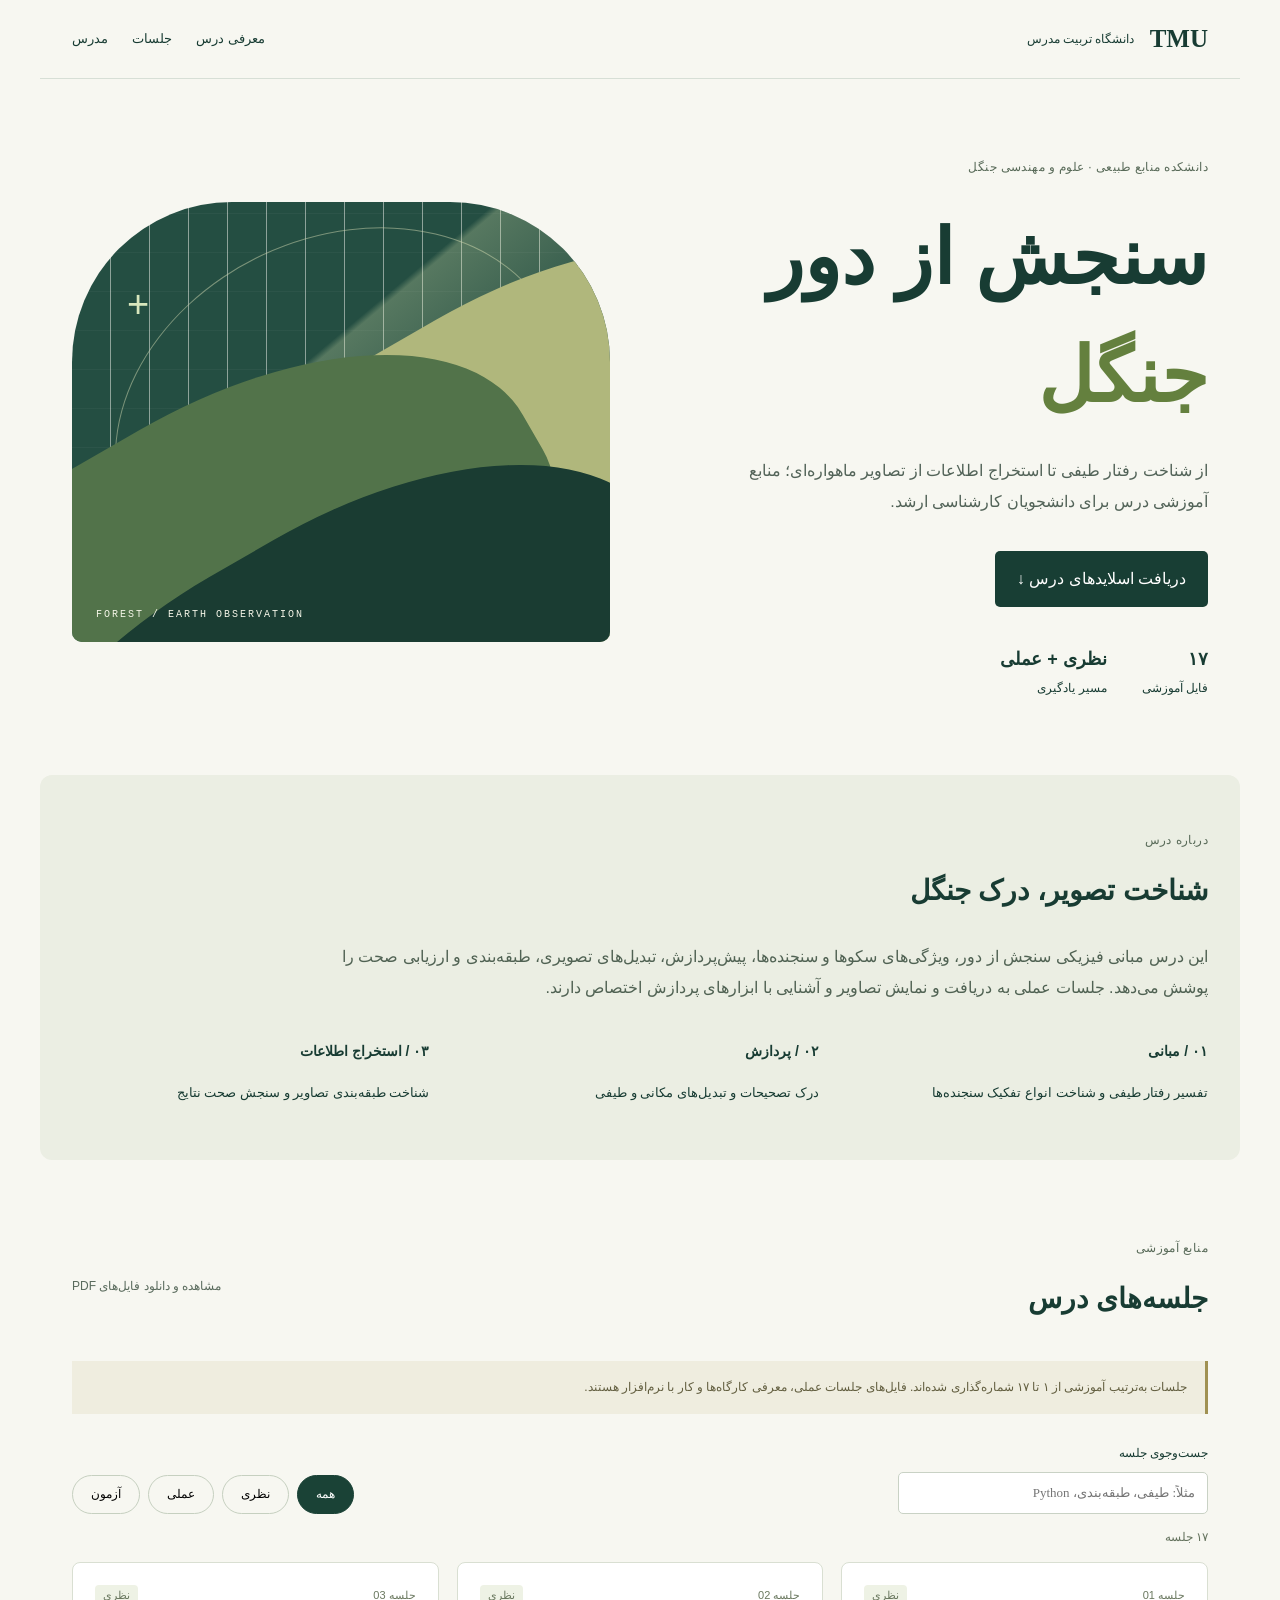
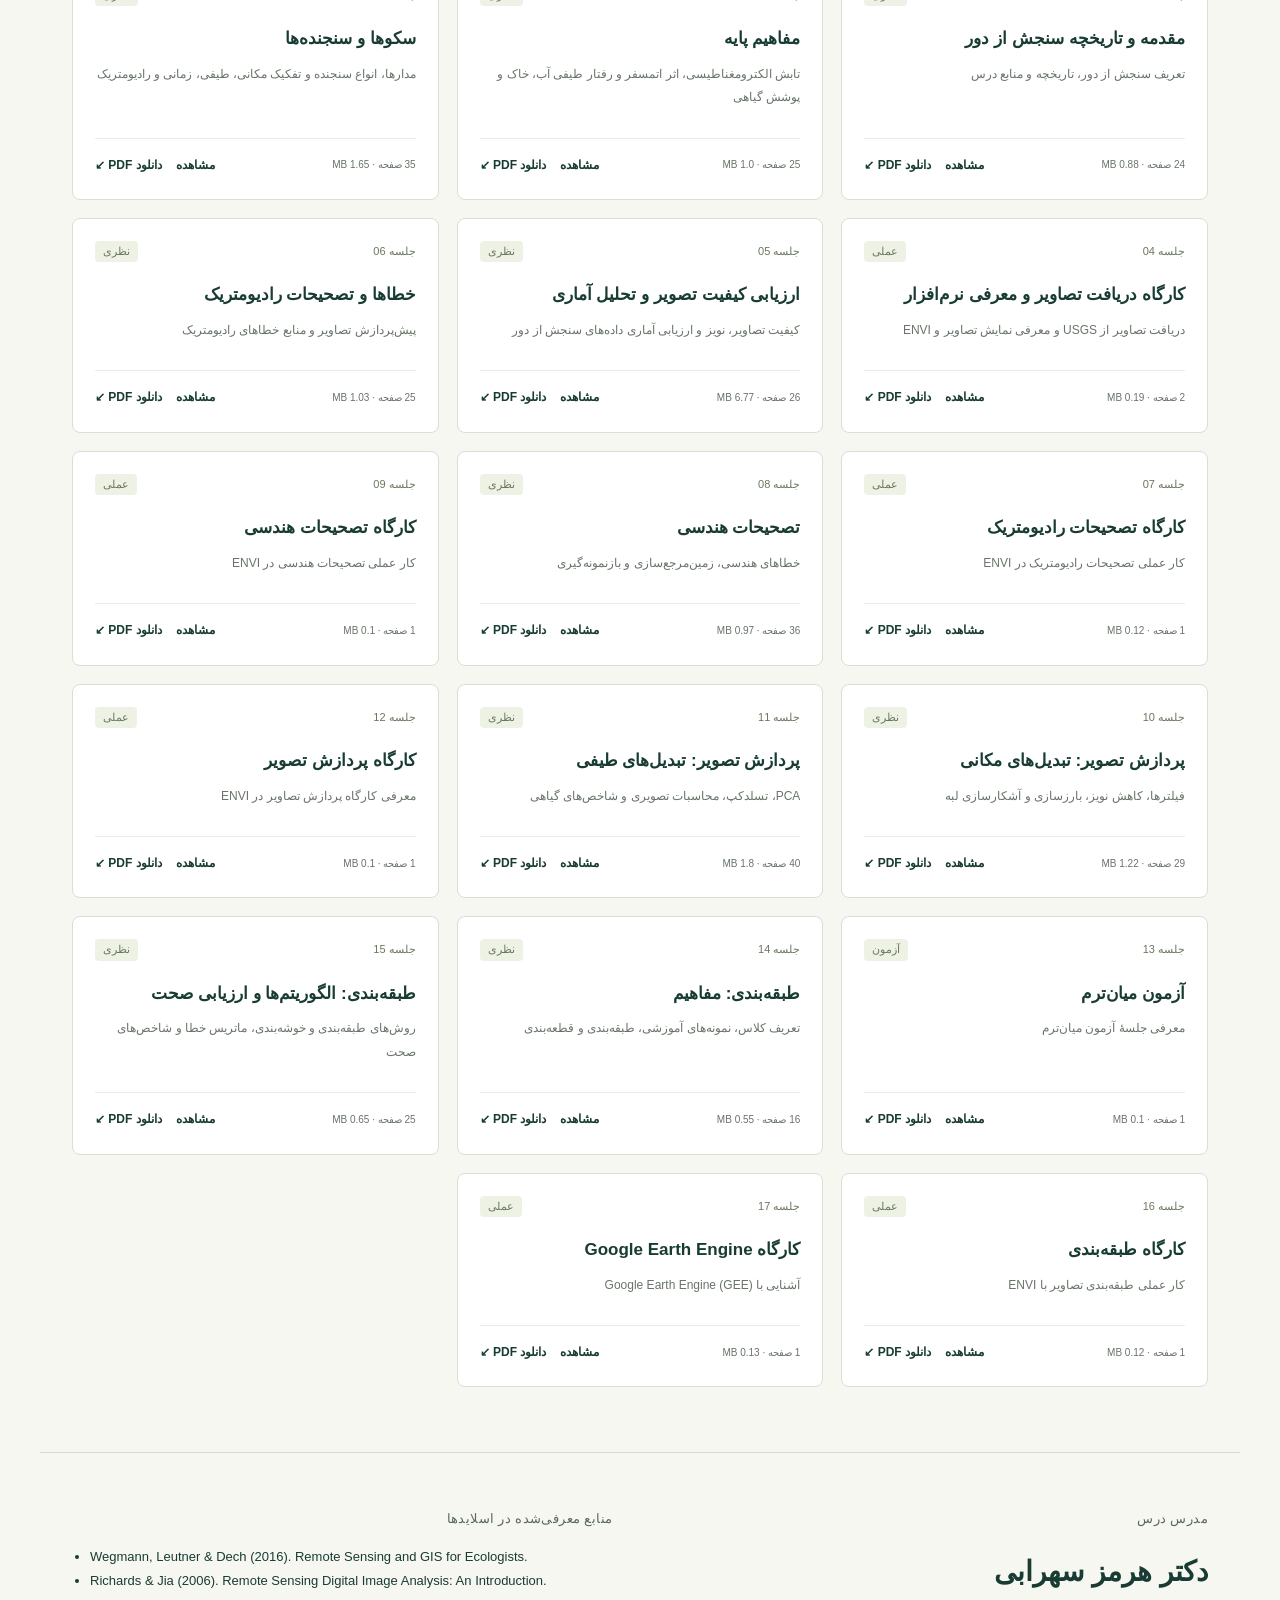
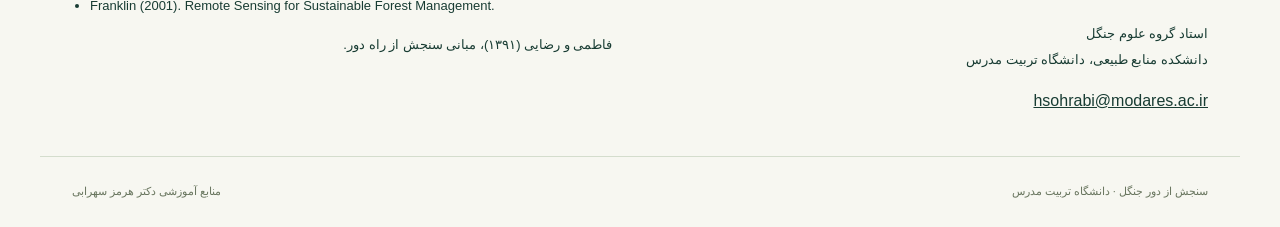
<file: index.html>
<!doctype html>
<html lang="fa" dir="rtl"><head><meta charset="utf-8"><meta name="viewport" content="width=device-width,initial-scale=1"><meta name="description" content="منابع درس سنجش از دور جنگل، کارشناسی ارشد علوم و مهندسی جنگل، دانشگاه تربیت مدرس؛ دکتر هرمز سهرابی"><meta name="theme-color" content="#153e35"><title>سنجش از دور جنگل | دکتر هرمز سهرابی</title><link rel="stylesheet" href="assets/style.css"><script src="assets/app.js" defer></script></head><body><a class="skip" href="#sessions">رفتن به جلسات</a><header><a class="brand" href="#">TMU <span>دانشگاه تربیت مدرس</span></a><nav aria-label="ناوبری اصلی"><a href="#about">معرفی درس</a><a href="#sessions">جلسات</a><a href="#instructor">مدرس</a></nav></header><main><section class="hero"><div class="hero-copy"><p class="eyebrow">دانشکده منابع طبیعی · علوم و مهندسی جنگل</p><h1>سنجش از دور<br><em>جنگل</em></h1><p class="lead">از شناخت رفتار طیفی تا استخراج اطلاعات از تصاویر ماهواره‌ای؛ منابع آموزشی درس برای دانشجویان کارشناسی ارشد.</p><a class="button" href="#sessions">دریافت اسلایدهای درس ↓</a><div class="stats"><span><b>۱۷</b> فایل آموزشی</span><span><b>نظری + عملی</b> مسیر یادگیری</span></div></div><div class="visual" aria-hidden="true"><div class="orbit"></div><div class="scan"></div><div class="terrain t1"></div><div class="terrain t2"></div><div class="terrain t3"></div><span class="visual-label">FOREST / EARTH OBSERVATION</span><span class="cross">+</span></div></section><section id="about" class="intro"><p class="eyebrow">درباره درس</p><h2>شناخت تصویر، درک جنگل</h2><p>این درس مبانی فیزیکی سنجش از دور، ویژگی‌های سکوها و سنجنده‌ها، پیش‌پردازش، تبدیل‌های تصویری، طبقه‌بندی و ارزیابی صحت را پوشش می‌دهد. جلسات عملی به دریافت و نمایش تصاویر و آشنایی با ابزارهای پردازش اختصاص دارند.</p><div class="outcomes"><div><b>۰۱ / مبانی</b><p>تفسیر رفتار طیفی و شناخت انواع تفکیک سنجنده‌ها</p></div><div><b>۰۲ / پردازش</b><p>درک تصحیحات و تبدیل‌های مکانی و طیفی</p></div><div><b>۰۳ / استخراج اطلاعات</b><p>شناخت طبقه‌بندی تصاویر و سنجش صحت نتایج</p></div></div></section><section id="sessions"><div class="section-heading"><div><p class="eyebrow">منابع آموزشی</p><h2>جلسه‌های درس</h2></div><span>مشاهده و دانلود فایل‌های PDF</span></div><p class="notice">جلسات به‌ترتیب آموزشی از ۱ تا ۱۷ شماره‌گذاری شده‌اند. فایل‌های جلسات عملی، معرفی کارگاه‌ها و کار با نرم‌افزار هستند.</p><div class="tools" hidden><label for="search">جست‌وجوی جلسه<input id="search" type="search" placeholder="مثلاً: طیفی، طبقه‌بندی، Python"></label><div class="filters" role="group" aria-label="نوع جلسه"><button data-filter="all" aria-pressed="true">همه</button><button data-filter="نظری" aria-pressed="false">نظری</button><button data-filter="عملی" aria-pressed="false">عملی</button><button data-filter="آزمون" aria-pressed="false">آزمون</button></div></div><p id="result" class="result" aria-live="polite"></p><div class="grid"><article class="card" data-kind="نظری"><div class="meta"><span>جلسه 01</span><span class="tag">نظری</span></div><h3>مقدمه و تاریخچه سنجش از دور</h3><p>تعریف سنجش از دور، تاریخچه و منابع درس</p><div class="download"><small>24 صفحه · 0.88 MB</small><div class="file-actions"><a href="slides/session-01.pdf" target="_blank" rel="noopener" aria-label="مشاهده PDF جلسه 1">مشاهده</a><a href="slides/session-01.pdf" download="session-01.pdf" aria-label="دانلود PDF جلسه 1">دانلود PDF ↙</a></div></div></article><article class="card" data-kind="نظری"><div class="meta"><span>جلسه 02</span><span class="tag">نظری</span></div><h3>مفاهیم پایه</h3><p>تابش الکترومغناطیسی، اثر اتمسفر و رفتار طیفی آب، خاک و پوشش گیاهی</p><div class="download"><small>25 صفحه · 1.0 MB</small><div class="file-actions"><a href="slides/session-02.pdf" target="_blank" rel="noopener" aria-label="مشاهده PDF جلسه 2">مشاهده</a><a href="slides/session-02.pdf" download="session-02.pdf" aria-label="دانلود PDF جلسه 2">دانلود PDF ↙</a></div></div></article><article class="card" data-kind="نظری"><div class="meta"><span>جلسه 03</span><span class="tag">نظری</span></div><h3>سکوها و سنجنده‌ها</h3><p>مدارها، انواع سنجنده و تفکیک مکانی، طیفی، زمانی و رادیومتریک</p><div class="download"><small>35 صفحه · 1.65 MB</small><div class="file-actions"><a href="slides/session-03.pdf" target="_blank" rel="noopener" aria-label="مشاهده PDF جلسه 3">مشاهده</a><a href="slides/session-03.pdf" download="session-03.pdf" aria-label="دانلود PDF جلسه 3">دانلود PDF ↙</a></div></div></article><article class="card" data-kind="عملی"><div class="meta"><span>جلسه 04</span><span class="tag">عملی</span></div><h3>کارگاه دریافت تصاویر و معرفی نرم‌افزار</h3><p>دریافت تصاویر از USGS و معرفی نمایش تصاویر و ENVI</p><div class="download"><small>2 صفحه · 0.19 MB</small><div class="file-actions"><a href="slides/session-04.pdf" target="_blank" rel="noopener" aria-label="مشاهده PDF جلسه 4">مشاهده</a><a href="slides/session-04.pdf" download="session-04.pdf" aria-label="دانلود PDF جلسه 4">دانلود PDF ↙</a></div></div></article><article class="card" data-kind="نظری"><div class="meta"><span>جلسه 05</span><span class="tag">نظری</span></div><h3>ارزیابی کیفیت تصویر و تحلیل آماری</h3><p>کیفیت تصاویر، نویز و ارزیابی آماری داده‌های سنجش از دور</p><div class="download"><small>26 صفحه · 6.77 MB</small><div class="file-actions"><a href="slides/session-05.pdf" target="_blank" rel="noopener" aria-label="مشاهده PDF جلسه 5">مشاهده</a><a href="slides/session-05.pdf" download="session-05.pdf" aria-label="دانلود PDF جلسه 5">دانلود PDF ↙</a></div></div></article><article class="card" data-kind="نظری"><div class="meta"><span>جلسه 06</span><span class="tag">نظری</span></div><h3>خطاها و تصحیحات رادیومتریک</h3><p>پیش‌پردازش تصاویر و منابع خطاهای رادیومتریک</p><div class="download"><small>25 صفحه · 1.03 MB</small><div class="file-actions"><a href="slides/session-06.pdf" target="_blank" rel="noopener" aria-label="مشاهده PDF جلسه 6">مشاهده</a><a href="slides/session-06.pdf" download="session-06.pdf" aria-label="دانلود PDF جلسه 6">دانلود PDF ↙</a></div></div></article><article class="card" data-kind="عملی"><div class="meta"><span>جلسه 07</span><span class="tag">عملی</span></div><h3>کارگاه تصحیحات رادیومتریک</h3><p>کار عملی تصحیحات رادیومتریک در ENVI</p><div class="download"><small>1 صفحه · 0.12 MB</small><div class="file-actions"><a href="slides/session-07.pdf" target="_blank" rel="noopener" aria-label="مشاهده PDF جلسه 7">مشاهده</a><a href="slides/session-07.pdf" download="session-07.pdf" aria-label="دانلود PDF جلسه 7">دانلود PDF ↙</a></div></div></article><article class="card" data-kind="نظری"><div class="meta"><span>جلسه 08</span><span class="tag">نظری</span></div><h3>تصحیحات هندسی</h3><p>خطاهای هندسی، زمین‌مرجع‌سازی و بازنمونه‌گیری</p><div class="download"><small>36 صفحه · 0.97 MB</small><div class="file-actions"><a href="slides/session-08.pdf" target="_blank" rel="noopener" aria-label="مشاهده PDF جلسه 8">مشاهده</a><a href="slides/session-08.pdf" download="session-08.pdf" aria-label="دانلود PDF جلسه 8">دانلود PDF ↙</a></div></div></article><article class="card" data-kind="عملی"><div class="meta"><span>جلسه 09</span><span class="tag">عملی</span></div><h3>کارگاه تصحیحات هندسی</h3><p>کار عملی تصحیحات هندسی در ENVI</p><div class="download"><small>1 صفحه · 0.1 MB</small><div class="file-actions"><a href="slides/session-09.pdf" target="_blank" rel="noopener" aria-label="مشاهده PDF جلسه 9">مشاهده</a><a href="slides/session-09.pdf" download="session-09.pdf" aria-label="دانلود PDF جلسه 9">دانلود PDF ↙</a></div></div></article><article class="card" data-kind="نظری"><div class="meta"><span>جلسه 10</span><span class="tag">نظری</span></div><h3>پردازش تصویر: تبدیل‌های مکانی</h3><p>فیلترها، کاهش نویز، بارزسازی و آشکارسازی لبه</p><div class="download"><small>29 صفحه · 1.22 MB</small><div class="file-actions"><a href="slides/session-10.pdf" target="_blank" rel="noopener" aria-label="مشاهده PDF جلسه 10">مشاهده</a><a href="slides/session-10.pdf" download="session-10.pdf" aria-label="دانلود PDF جلسه 10">دانلود PDF ↙</a></div></div></article><article class="card" data-kind="نظری"><div class="meta"><span>جلسه 11</span><span class="tag">نظری</span></div><h3>پردازش تصویر: تبدیل‌های طیفی</h3><p>PCA، تسلدکپ، محاسبات تصویری و شاخص‌های گیاهی</p><div class="download"><small>40 صفحه · 1.8 MB</small><div class="file-actions"><a href="slides/session-11.pdf" target="_blank" rel="noopener" aria-label="مشاهده PDF جلسه 11">مشاهده</a><a href="slides/session-11.pdf" download="session-11.pdf" aria-label="دانلود PDF جلسه 11">دانلود PDF ↙</a></div></div></article><article class="card" data-kind="عملی"><div class="meta"><span>جلسه 12</span><span class="tag">عملی</span></div><h3>کارگاه پردازش تصویر</h3><p>معرفی کارگاه پردازش تصاویر در ENVI</p><div class="download"><small>1 صفحه · 0.1 MB</small><div class="file-actions"><a href="slides/session-12.pdf" target="_blank" rel="noopener" aria-label="مشاهده PDF جلسه 12">مشاهده</a><a href="slides/session-12.pdf" download="session-12.pdf" aria-label="دانلود PDF جلسه 12">دانلود PDF ↙</a></div></div></article><article class="card" data-kind="آزمون"><div class="meta"><span>جلسه 13</span><span class="tag">آزمون</span></div><h3>آزمون میان‌ترم</h3><p>معرفی جلسهٔ آزمون میان‌ترم</p><div class="download"><small>1 صفحه · 0.1 MB</small><div class="file-actions"><a href="slides/session-13.pdf" target="_blank" rel="noopener" aria-label="مشاهده PDF جلسه 13">مشاهده</a><a href="slides/session-13.pdf" download="session-13.pdf" aria-label="دانلود PDF جلسه 13">دانلود PDF ↙</a></div></div></article><article class="card" data-kind="نظری"><div class="meta"><span>جلسه 14</span><span class="tag">نظری</span></div><h3>طبقه‌بندی: مفاهیم</h3><p>تعریف کلاس، نمونه‌های آموزشی، طبقه‌بندی و قطعه‌بندی</p><div class="download"><small>16 صفحه · 0.55 MB</small><div class="file-actions"><a href="slides/session-14.pdf" target="_blank" rel="noopener" aria-label="مشاهده PDF جلسه 14">مشاهده</a><a href="slides/session-14.pdf" download="session-14.pdf" aria-label="دانلود PDF جلسه 14">دانلود PDF ↙</a></div></div></article><article class="card" data-kind="نظری"><div class="meta"><span>جلسه 15</span><span class="tag">نظری</span></div><h3>طبقه‌بندی: الگوریتم‌ها و ارزیابی صحت</h3><p>روش‌های طبقه‌بندی و خوشه‌بندی، ماتریس خطا و شاخص‌های صحت</p><div class="download"><small>25 صفحه · 0.65 MB</small><div class="file-actions"><a href="slides/session-15.pdf" target="_blank" rel="noopener" aria-label="مشاهده PDF جلسه 15">مشاهده</a><a href="slides/session-15.pdf" download="session-15.pdf" aria-label="دانلود PDF جلسه 15">دانلود PDF ↙</a></div></div></article><article class="card" data-kind="عملی"><div class="meta"><span>جلسه 16</span><span class="tag">عملی</span></div><h3>کارگاه طبقه‌بندی</h3><p>کار عملی طبقه‌بندی تصاویر با ENVI</p><div class="download"><small>1 صفحه · 0.12 MB</small><div class="file-actions"><a href="slides/session-16.pdf" target="_blank" rel="noopener" aria-label="مشاهده PDF جلسه 16">مشاهده</a><a href="slides/session-16.pdf" download="session-16.pdf" aria-label="دانلود PDF جلسه 16">دانلود PDF ↙</a></div></div></article><article class="card" data-kind="عملی"><div class="meta"><span>جلسه 17</span><span class="tag">عملی</span></div><h3>کارگاه Google Earth Engine</h3><p>آشنایی با Google Earth Engine (GEE)</p><div class="download"><small>1 صفحه · 0.13 MB</small><div class="file-actions"><a href="slides/session-17.pdf" target="_blank" rel="noopener" aria-label="مشاهده PDF جلسه 17">مشاهده</a><a href="slides/session-17.pdf" download="session-17.pdf" aria-label="دانلود PDF جلسه 17">دانلود PDF ↙</a></div></div></article></div><p id="empty" hidden>جلسه‌ای با این عبارت پیدا نشد.</p></section><section class="bottom"><div id="instructor"><p class="eyebrow">مدرس درس</p><h2>دکتر هرمز سهرابی</h2><p>استاد گروه علوم جنگل<br>دانشکده منابع طبیعی، دانشگاه تربیت مدرس</p><a href="mailto:hsohrabi@modares.ac.ir" dir="ltr">hsohrabi@modares.ac.ir</a></div><div><p class="eyebrow">منابع معرفی‌شده در اسلایدها</p><ul dir="ltr" class="references"><li>Wegmann, Leutner &amp; Dech (2016). Remote Sensing and GIS for Ecologists.</li><li>Richards &amp; Jia (2006). Remote Sensing Digital Image Analysis: An Introduction.</li><li>Franklin (2001). Remote Sensing for Sustainable Forest Management.</li></ul><p>فاطمی و رضایی (۱۳۹۱)، مبانی سنجش از راه دور.</p></div></section></main><footer>سنجش از دور جنگل · دانشگاه تربیت مدرس <span>منابع آموزشی دکتر هرمز سهرابی</span></footer></body></html>
</file>
<file: assets/style.css>
*{box-sizing:border-box}html{scroll-behavior:smooth;scroll-padding-top:30px}body{margin:0;background:#f7f7f1;color:#183c33;font-family:Tahoma,Arial,sans-serif;line-height:1.95}a{color:inherit}header,main,footer{max-width:1200px;margin:auto}header{display:flex;align-items:center;justify-content:space-between;padding:25px 32px;border-bottom:1px solid #d7dfd6}.brand{font:bold 25px Georgia;text-decoration:none;display:flex;align-items:center;gap:16px}.brand span{font:12px Tahoma}nav{display:flex;gap:24px;font-size:13px}nav a{text-decoration:none}.hero{display:grid;grid-template-columns:1fr 1fr;gap:60px;padding:65px 32px 75px;align-items:center}.eyebrow{font-size:12px;letter-spacing:.4px;color:#586a58}h1{font-size:clamp(44px,6vw,76px);line-height:1.55;margin:20px 0}h1 em{font-style:normal;color:#64803e}.lead{font-size:16px;max-width:480px;color:#526358}.button{display:inline-block;background:#183e34;color:white;padding:12px 22px;border-radius:5px;text-decoration:none;margin-top:18px}.stats{display:flex;gap:35px;margin-top:35px;font-size:12px}.stats b{display:block;font-size:18px}.visual{height:440px;position:relative;overflow:hidden;background:repeating-linear-gradient(0deg,transparent,transparent 38px,#ffffff12 39px),repeating-linear-gradient(90deg,#244e42,#244e42 38px,#ffffff12 39px);border-radius:160px 160px 10px 10px;isolation:isolate}.terrain{position:absolute;bottom:-30%;width:140%;height:90%;border-radius:45%;transform:rotate(-30deg);background:#78924b}.t1{bottom:-15%;right:-50%;background:#b0b77c}.t2{right:5%;bottom:-40%;background:#52734a}.t3{right:-20%;bottom:-65%;background:#1a3c32}.orbit{position:absolute;inset:35px;border:1px solid #c6cfaa88;border-radius:50%;transform:rotate(-25deg)}.scan{position:absolute;inset:0;background:linear-gradient(140deg,transparent 40%,#dfe9b145 41%,transparent 65%)}.visual-label{position:absolute;bottom:22px;left:24px;color:#f5f6e8;font:10px monospace;letter-spacing:2px}.cross{position:absolute;top:65px;left:55px;color:#d8e6bd;font-size:38px}.intro{background:#ebeee3;padding:42px 32px;border-radius:12px}.intro>p:not(.eyebrow){max-width:880px;color:#506253}h2{font-size:28px;margin:8px 0 22px}.outcomes{display:grid;grid-template-columns:repeat(3,1fr);gap:32px;margin-top:32px}.outcomes b{font-size:14px}.outcomes p{font-size:13px}#sessions{padding:65px 32px}.section-heading{display:flex;align-items:center;justify-content:space-between}.section-heading>span{font-size:12px;color:#5a6b5d}.notice{font-size:12px;padding:15px 18px;background:#efeddf;border-right:3px solid #a09152;color:#635f40}.tools{display:flex;justify-content:space-between;gap:20px;align-items:end;margin-top:28px}.tools[hidden]{display:none}label{font-size:12px;display:block}input{display:block;width:310px;max-width:100%;padding:12px;border:1px solid #c9d2c5;background:white;border-radius:5px;font:13px Tahoma;margin-top:6px}.filters{display:flex;gap:8px;flex-wrap:wrap}button{font:12px Tahoma;padding:11px 18px;background:transparent;border:1px solid #c6d0c0;border-radius:30px;cursor:pointer}button[aria-pressed=true]{background:#1a4236;color:white;border-color:#1a4236}.result{font-size:12px;color:#65735e;min-height:24px}.grid{display:grid;grid-template-columns:repeat(3,1fr);gap:18px}.card{border:1px solid #d9dfd2;background:#fff;padding:22px;border-radius:8px;display:flex;flex-direction:column}.card[hidden]{display:none}.meta{display:flex;justify-content:space-between;font-size:11px;color:#6a785f}.tag{background:#eef2e5;border-radius:4px;padding:0 8px}.card h3{font-size:17px;line-height:1.8;margin:18px 0 8px}.card p{color:#697469;font-size:12px;margin:0 0 28px}.download{margin-top:auto;border-top:1px solid #e9ece4;padding-top:15px;display:flex;align-items:center;justify-content:space-between;gap:8px}.download small{font-size:10px;color:#697469}.download a{font-size:12px;text-decoration:none;font-weight:bold}.bottom{display:grid;grid-template-columns:1fr 1fr;gap:55px;border-top:1px solid #d4ddcd;padding:40px 32px}.bottom p,.references{font-size:13px}.references{line-height:1.9;text-align:left;padding-left:18px}footer{padding:24px 32px;border-top:1px solid #d4ddcd;font-size:11px;display:flex;justify-content:space-between;color:#68755e}.skip{position:absolute;top:-80px}.skip:focus{top:5px;background:white;z-index:10;padding:8px}a:focus-visible,button:focus-visible,input:focus-visible{outline:3px solid #aa7937;outline-offset:4px}@media(max-width:850px){.grid{grid-template-columns:repeat(2,1fr)}.hero{gap:25px}.visual{height:360px}.tools{align-items:start;flex-direction:column}}@media(max-width:600px){header{padding:18px 20px;gap:15px;flex-wrap:wrap}nav{gap:20px}.hero{grid-template-columns:1fr;padding:32px 20px}.visual{height:240px;border-radius:100px 100px 8px 8px}.hero-copy{order:0}.outcomes,.grid,.bottom{grid-template-columns:1fr}.intro{margin:20px;padding:24px}.outcomes{gap:12px}#sessions{padding:30px 20px}.section-heading{align-items:start;flex-direction:column}.bottom{padding:30px 20px;gap:25px}footer{padding:20px;display:block}footer span{display:block}h2{font-size:24px}input{width:100%}.tools label{width:100%}}@media(prefers-reduced-motion:reduce){html{scroll-behavior:auto}}
.file-actions{display:flex;gap:14px;flex-wrap:wrap}.download{flex-wrap:wrap}.file-actions a{white-space:nowrap}
</file>
